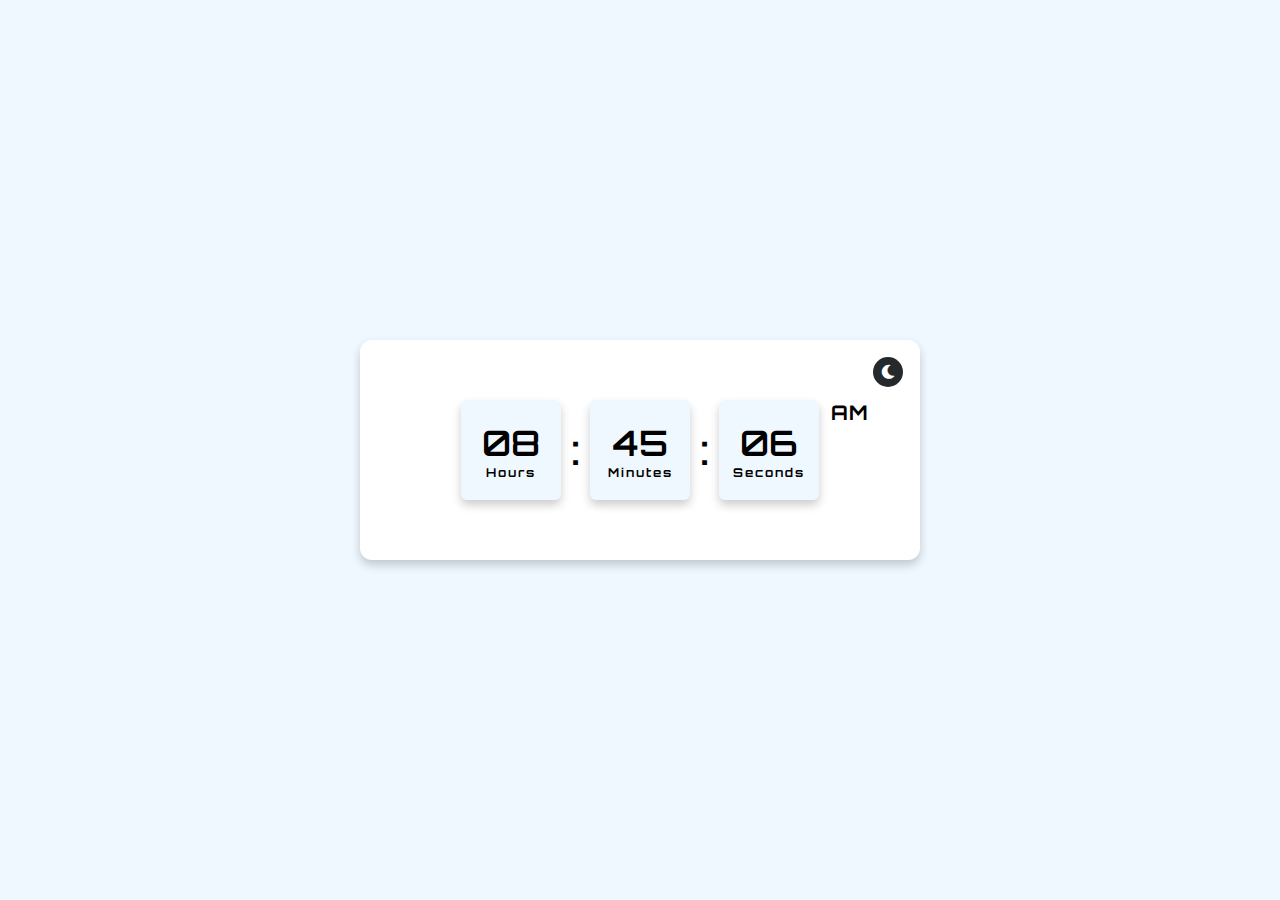
<file: digital-clock-dark-light/index.html>
<!DOCTYPE html>
<html lang="en">

<head>
  <meta charset="UTF-8">
  <title>Digital Clock Dark/Light</title>
  <link rel="stylesheet" href="./style.css">

</head>

<body>
  <!-- partial:index.partial.html -->
  <!DOCTYPE html>
  <html lang="en">

  <head>
    <meta charset="UTF-8">
    <title>Digital Clock Dark/Light</title>
    <link rel='stylesheet' href='https://cdnjs.cloudflare.com/ajax/libs/font-awesome/5.15.4/css/all.min.css'>
    <link rel="stylesheet" href="./style.css">

  </head>

  <body>
    <!-- partial:index.partial.html -->
    <section>

      <div class="container">
        <div class="icons">
          <i class="fas fa-moon"></i>
          <i class="fas fa-sun"></i>
        </div>
        <div class="time">
          <div class="time-colon">
            <div class="time-text">
              <span class="num hour_num">08</span>
              <span class="text">Hours</span>
            </div>
            <span class="colon">:</span>
          </div>
          <div class="time-colon">
            <div class="time-text">
              <span class="num min_num">45</span>
              <span class="text">Minutes</span>
            </div>
            <span class="colon">:</span>
          </div>
          <div class="time-colon">
            <div class="time-text">
              <span class="num sec_num">06</span>
              <span class="text">Seconds</span>
            </div>
            <span class="am_pm">AM</span>
          </div>
        </div>
      </div>

    </section>
    <!-- partial -->
    <script src="./script.js"></script>

  </body>

  </html>
  <!-- partial -->
  <script src="./script.js"></script>

</body>

</html>
</file>
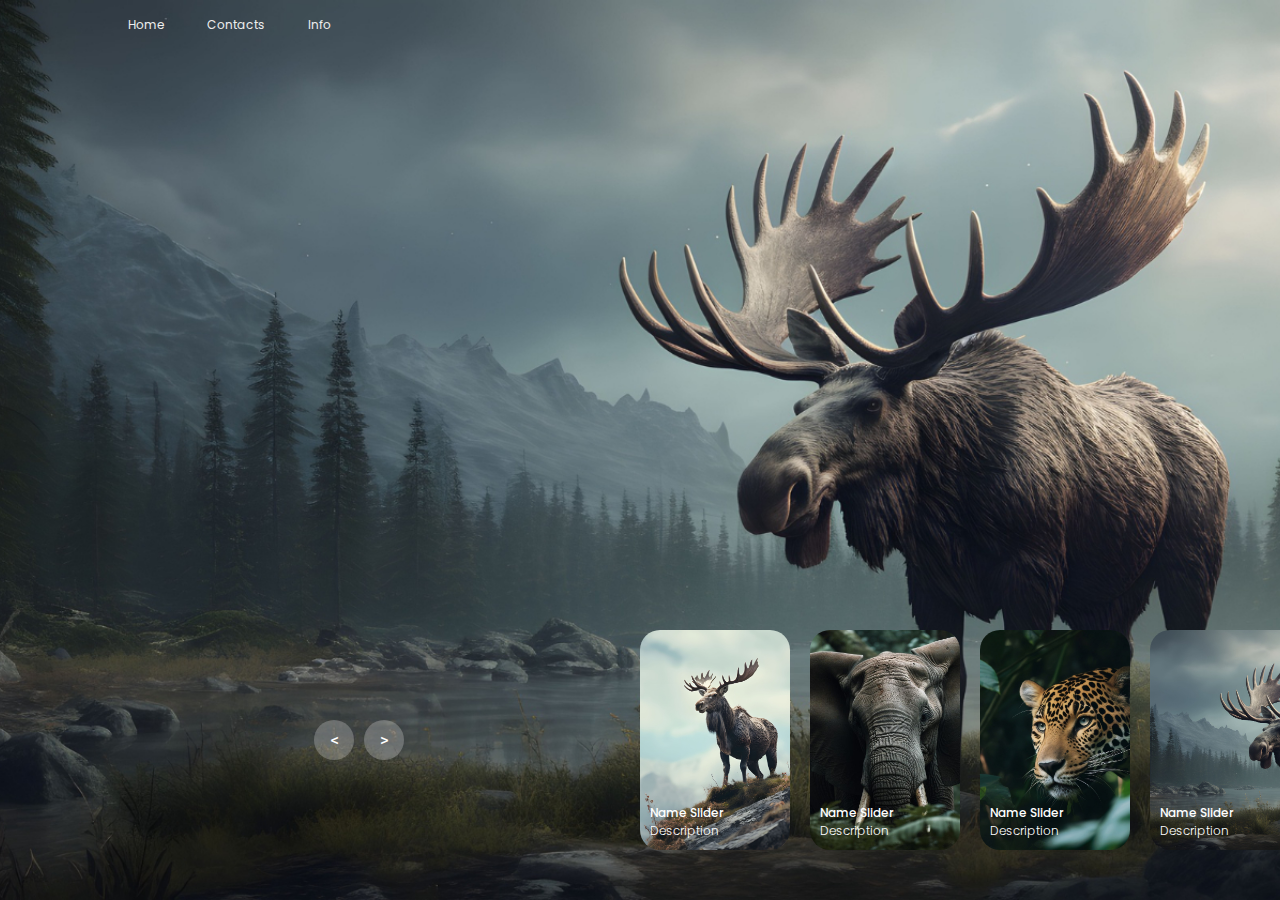
<file: Magic Slider-icom digital/index.html>
<!DOCTYPE html>
<html lang="en">
<head>
    <meta charset="UTF-8">
    <meta name="viewport" content="width=device-width, initial-scale=1.0">
    <title>Document</title>
    <link rel="stylesheet" href="style.css">
</head>
<body>
    <header>
        <nav>
            <a href="">Home</a>
            <a href="">Contacts</a>
            <a href="">Info</a>
        </nav>
    </header>

    <!-- carousel -->
    <div class="carousel">
        <!-- list item -->
        <div class="list">
            <div class="item">
                <img src="image/img1.jpg">
                <div class="content">
                    <div class="author">LUNDEV</div>
                    <div class="title">DESIGN SLIDER</div>
                    <div class="topic">ANIMAL</div>
                    <div class="des">
                        <!-- lorem 50 -->
                        Lorem ipsum dolor, sit amet consectetur adipisicing elit. Ut sequi, rem magnam nesciunt minima placeat, itaque eum neque officiis unde, eaque optio ratione aliquid assumenda facere ab et quasi ducimus aut doloribus non numquam. Explicabo, laboriosam nisi reprehenderit tempora at laborum natus unde. Ut, exercitationem eum aperiam illo illum laudantium?
                    </div>
                    <div class="buttons">
                        <button>SEE MORE</button>
                        <button>SUBSCRIBE</button>
                    </div>
                </div>
            </div>
            <div class="item">
                <img src="image/img2.jpg">
                <div class="content">
                    <div class="author">LUNDEV</div>
                    <div class="title">DESIGN SLIDER</div>
                    <div class="topic">ANIMAL</div>
                    <div class="des">
                        Lorem ipsum dolor, sit amet consectetur adipisicing elit. Ut sequi, rem magnam nesciunt minima placeat, itaque eum neque officiis unde, eaque optio ratione aliquid assumenda facere ab et quasi ducimus aut doloribus non numquam. Explicabo, laboriosam nisi reprehenderit tempora at laborum natus unde. Ut, exercitationem eum aperiam illo illum laudantium?
                    </div>
                    <div class="buttons">
                        <button>SEE MORE</button>
                        <button>SUBSCRIBE</button>
                    </div>
                </div>
            </div>
            <div class="item">
                <img src="image/img3.jpg">
                <div class="content">
                    <div class="author">LUNDEV</div>
                    <div class="title">DESIGN SLIDER</div>
                    <div class="topic">ANIMAL</div>
                    <div class="des">
                        Lorem ipsum dolor, sit amet consectetur adipisicing elit. Ut sequi, rem magnam nesciunt minima placeat, itaque eum neque officiis unde, eaque optio ratione aliquid assumenda facere ab et quasi ducimus aut doloribus non numquam. Explicabo, laboriosam nisi reprehenderit tempora at laborum natus unde. Ut, exercitationem eum aperiam illo illum laudantium?
                    </div>
                    <div class="buttons">
                        <button>SEE MORE</button>
                        <button>SUBSCRIBE</button>
                    </div>
                </div>
            </div>
            <div class="item">
                <img src="image/img4.jpg">
                <div class="content">
                    <div class="author">LUNDEV</div>
                    <div class="title">DESIGN SLIDER</div>
                    <div class="topic">ANIMAL</div>
                    <div class="des">
                        Lorem ipsum dolor, sit amet consectetur adipisicing elit. Ut sequi, rem magnam nesciunt minima placeat, itaque eum neque officiis unde, eaque optio ratione aliquid assumenda facere ab et quasi ducimus aut doloribus non numquam. Explicabo, laboriosam nisi reprehenderit tempora at laborum natus unde. Ut, exercitationem eum aperiam illo illum laudantium?
                    </div>
                    <div class="buttons">
                        <button>SEE MORE</button>
                        <button>SUBSCRIBE</button>
                    </div>
                </div>
            </div>
        </div>
        <!-- list thumnail -->
        <div class="thumbnail">
            <div class="item">
                <img src="image/img1.jpg">
                <div class="content">
                    <div class="title">
                        Name Slider
                    </div>
                    <div class="description">
                        Description
                    </div>
                </div>
            </div>
            <div class="item">
                <img src="image/img2.jpg">
                <div class="content">
                    <div class="title">
                        Name Slider
                    </div>
                    <div class="description">
                        Description
                    </div>
                </div>
            </div>
            <div class="item">
                <img src="image/img3.jpg">
                <div class="content">
                    <div class="title">
                        Name Slider
                    </div>
                    <div class="description">
                        Description
                    </div>
                </div>
            </div>
            <div class="item">
                <img src="image/img4.jpg">
                <div class="content">
                    <div class="title">
                        Name Slider
                    </div>
                    <div class="description">
                        Description
                    </div>
                </div>
            </div>
        </div>
        <!-- next prev -->

        <div class="arrows">
            <button id="prev"><</button>
            <button id="next">></button>
        </div>
        <!-- time running -->
        <div class="time"></div>
    </div>

    <script src="app.js"></script>
</body>
</html>
</file>
<file: digital-clock-dark-light/style.css>
/* Google fonts import link */
@import url('https://fonts.googleapis.com/css2?family=Orbitron:wght@400;500;600;700&display=swap');
*{
  margin: 0;
  padding: 0;
  box-sizing: border-box;
  font-family: 'Orbitron', sans-serif;
  transition: all 0.4s ease;
}

section{
  min-height: 100vh;
  width: 100%;
  display: flex;
  align-items: center;
  justify-content: center;
  background: #F0F8FF;
  padding: 0 20px;
}
section.dark{
  background: #24292D
}
section .container{
  display: flex;
  align-items center;
  justify-content: center;
  height: 220px;
  max-width: 560px;
  width: 100%;
  background: #fff;
  box-shadow: 0 5px 10px rgba(0, 0, 0, 0.2);
  border-radius: 12px;
  position: relative;
}

section.dark .container{
  background: #323840;
}
section .container .icons i{
  position: absolute;
  right: 17px;
  top: 17px;
  height: 30px;
  width: 30px;
  background: #24292D;
  color: #fff;
  text-align: center;
  line-height: 30px;
  border-radius: 50%;
  font-size: 14px;
  cursor: pointer;
}
section.dark .container .icons i{
  background: #fff;
  color: #323840;
}
.container .icons i.fa-sun{
  opacity: 0;
  pointer-events: none;
}
section.dark .container .icons i.fa-sun{
  opacity: 1;
  pointer-events: auto;
  font-size: 16px;
}
section .container .time{
  display: flex;
  align-items: center;
}
.container .time .time-colon{
  display: flex;
  align-items: center;
  position: relative;
}
.time .time-colon .am_pm{
  position: absolute;
  top: 0;
  right: -50px;
  font-size: 20px;
  font-weight: 700;
  letter-spacing: 1px;
}
section.dark .time .time-colon .am_pm{
  color: #fff;
}
.time .time-colon .time-text{
  height: 100px;
  width: 100px;
  display: flex;
  align-items: center;
  flex-direction: column;
  justify-content: center;
  background: #F0F8FF;
  border-radius: 6px;
  box-shadow: 0 5px 10px rgba(0, 0, 0, 0.2);
}
section.dark .time .time-colon .time-text{
  background: #24292D;
}
.time .time-colon .time-text,
.time .time-colon .colon{
  font-size: 35px;
  font-weight: 600;
}
section.dark .time .time-text .num,
section.dark .time .colon{
  color: #fff;
}
.time .time-colon .colon{
  font-size: 40px;
  margin: 0 10px;
}
.time .time-colon .time-text .text{
  font-size: 12px;
  font-weight: 700;
  letter-spacing: 2px;
}
section.dark  .time .time-colon .text{
  color: #fff;
}
</file>
<file: Magic Slider-icom digital/style.css>
@import url('https://fonts.googleapis.com/css2?family=Poppins:ital,wght@0,100;0,200;0,300;0,400;0,500;0,600;0,700;0,800;0,900;1,100;1,200;1,300;1,400;1,500;1,600;1,700;1,800;1,900&display=swap');
body{
    margin: 0;
    background-color: #000;
    color: #eee;
    font-family: Poppins;
    font-size: 12px;
}
a{
    text-decoration: none;
}
header{
    width: 1140px;
    max-width: 80%;
    margin: auto;
    height: 50px;
    display: flex;
    align-items: center;
    position: relative;
    z-index: 100;
}
header a{
    color: #eee;
    margin-right: 40px;
}
/* carousel */
.carousel{
    height: 100vh;
    margin-top: -50px;
    width: 100vw;
    overflow: hidden;
    position: relative;
}
.carousel .list .item{
    width: 100%;
    height: 100%;
    position: absolute;
    inset: 0 0 0 0;
}
.carousel .list .item img{
    width: 100%;
    height: 100%;
    object-fit: cover;
}
.carousel .list .item .content{
    position: absolute;
    top: 20%;
    width: 1140px;
    max-width: 80%;
    left: 50%;
    transform: translateX(-50%);
    padding-right: 30%;
    box-sizing: border-box;
    color: #fff;
    text-shadow: 0 5px 10px #0004;
}
.carousel .list .item .author{
    font-weight: bold;
    letter-spacing: 10px;
}
.carousel .list .item .title,
.carousel .list .item .topic{
    font-size: 5em;
    font-weight: bold;
    line-height: 1.3em;
}
.carousel .list .item .topic{
    color: #f1683a;
}
.carousel .list .item .buttons{
    display: grid;
    grid-template-columns: repeat(2, 130px);
    grid-template-rows: 40px;
    gap: 5px;
    margin-top: 20px;
}
.carousel .list .item .buttons button{
    border: none;
    background-color: #eee;
    letter-spacing: 3px;
    font-family: Poppins;
    font-weight: 500;
}
.carousel .list .item .buttons button:nth-child(2){
    background-color: transparent;
    border: 1px solid #fff;
    color: #eee;
}
/* thumbail */
.thumbnail{
    position: absolute;
    bottom: 50px;
    left: 50%;
    width: max-content;
    z-index: 100;
    display: flex;
    gap: 20px;
}
.thumbnail .item{
    width: 150px;
    height: 220px;
    flex-shrink: 0;
    position: relative;
}
.thumbnail .item img{
    width: 100%;
    height: 100%;
    object-fit: cover;
    border-radius: 20px;
}
.thumbnail .item .content{
    color: #fff;
    position: absolute;
    bottom: 10px;
    left: 10px;
    right: 10px;
}
.thumbnail .item .content .title{
    font-weight: 500;
}
.thumbnail .item .content .description{
    font-weight: 300;
}
/* arrows */
.arrows{
    position: absolute;
    top: 80%;
    right: 52%;
    z-index: 100;
    width: 300px;
    max-width: 30%;
    display: flex;
    gap: 10px;
    align-items: center;
}
.arrows button{
    width: 40px;
    height: 40px;
    border-radius: 50%;
    background-color: #eee4;
    border: none;
    color: #fff;
    font-family: monospace;
    font-weight: bold;
    transition: .5s;
}
.arrows button:hover{
    background-color: #fff;
    color: #000;
}

/* animation */
.carousel .list .item:nth-child(1){
    z-index: 1;
}

/* animation text in first item */

.carousel .list .item:nth-child(1) .content .author,
.carousel .list .item:nth-child(1) .content .title,
.carousel .list .item:nth-child(1) .content .topic,
.carousel .list .item:nth-child(1) .content .des,
.carousel .list .item:nth-child(1) .content .buttons
{
    transform: translateY(50px);
    filter: blur(20px);
    opacity: 0;
    animation: showContent .5s 1s linear 1 forwards;
}
@keyframes showContent{
    to{
        transform: translateY(0px);
        filter: blur(0px);
        opacity: 1;
    }
}
.carousel .list .item:nth-child(1) .content .title{
    animation-delay: 1.2s!important;
}
.carousel .list .item:nth-child(1) .content .topic{
    animation-delay: 1.4s!important;
}
.carousel .list .item:nth-child(1) .content .des{
    animation-delay: 1.6s!important;
}
.carousel .list .item:nth-child(1) .content .buttons{
    animation-delay: 1.8s!important;
}
/* create animation when next click */
.carousel.next .list .item:nth-child(1) img{
    width: 150px;
    height: 220px;
    position: absolute;
    bottom: 50px;
    left: 50%;
    border-radius: 30px;
    animation: showImage .5s linear 1 forwards;
}
@keyframes showImage{
    to{
        bottom: 0;
        left: 0;
        width: 100%;
        height: 100%;
        border-radius: 0;
    }
}

.carousel.next .thumbnail .item:nth-last-child(1){
    overflow: hidden;
    animation: showThumbnail .5s linear 1 forwards;
}
.carousel.prev .list .item img{
    z-index: 100;
}
@keyframes showThumbnail{
    from{
        width: 0;
        opacity: 0;
    }
}
.carousel.next .thumbnail{
    animation: effectNext .5s linear 1 forwards;
}

@keyframes effectNext{
    from{
        transform: translateX(150px);
    }
}

/* running time */

.carousel .time{
    position: absolute;
    z-index: 1000;
    width: 0%;
    height: 3px;
    background-color: #f1683a;
    left: 0;
    top: 0;
}

.carousel.next .time,
.carousel.prev .time{
    animation: runningTime 3s linear 1 forwards;
}
@keyframes runningTime{
    from{ width: 100%}
    to{width: 0}
}


/* prev click */

.carousel.prev .list .item:nth-child(2){
    z-index: 2;
}

.carousel.prev .list .item:nth-child(2) img{
    animation: outFrame 0.5s linear 1 forwards;
    position: absolute;
    bottom: 0;
    left: 0;
}
@keyframes outFrame{
    to{
        width: 150px;
        height: 220px;
        bottom: 50px;
        left: 50%;
        border-radius: 20px;
    }
}

.carousel.prev .thumbnail .item:nth-child(1){
    overflow: hidden;
    opacity: 0;
    animation: showThumbnail .5s linear 1 forwards;
}
.carousel.next .arrows button,
.carousel.prev .arrows button{
    pointer-events: none;
}
.carousel.prev .list .item:nth-child(2) .content .author,
.carousel.prev .list .item:nth-child(2) .content .title,
.carousel.prev .list .item:nth-child(2) .content .topic,
.carousel.prev .list .item:nth-child(2) .content .des,
.carousel.prev .list .item:nth-child(2) .content .buttons
{
    animation: contentOut 1.5s linear 1 forwards!important;
}

@keyframes contentOut{
    to{
        transform: translateY(-150px);
        filter: blur(20px);
        opacity: 0;
    }
}
@media screen and (max-width: 678px) {
    .carousel .list .item .content{
        padding-right: 0;
    }
    .carousel .list .item .content .title{
        font-size: 30px;
    }
}
</file>
